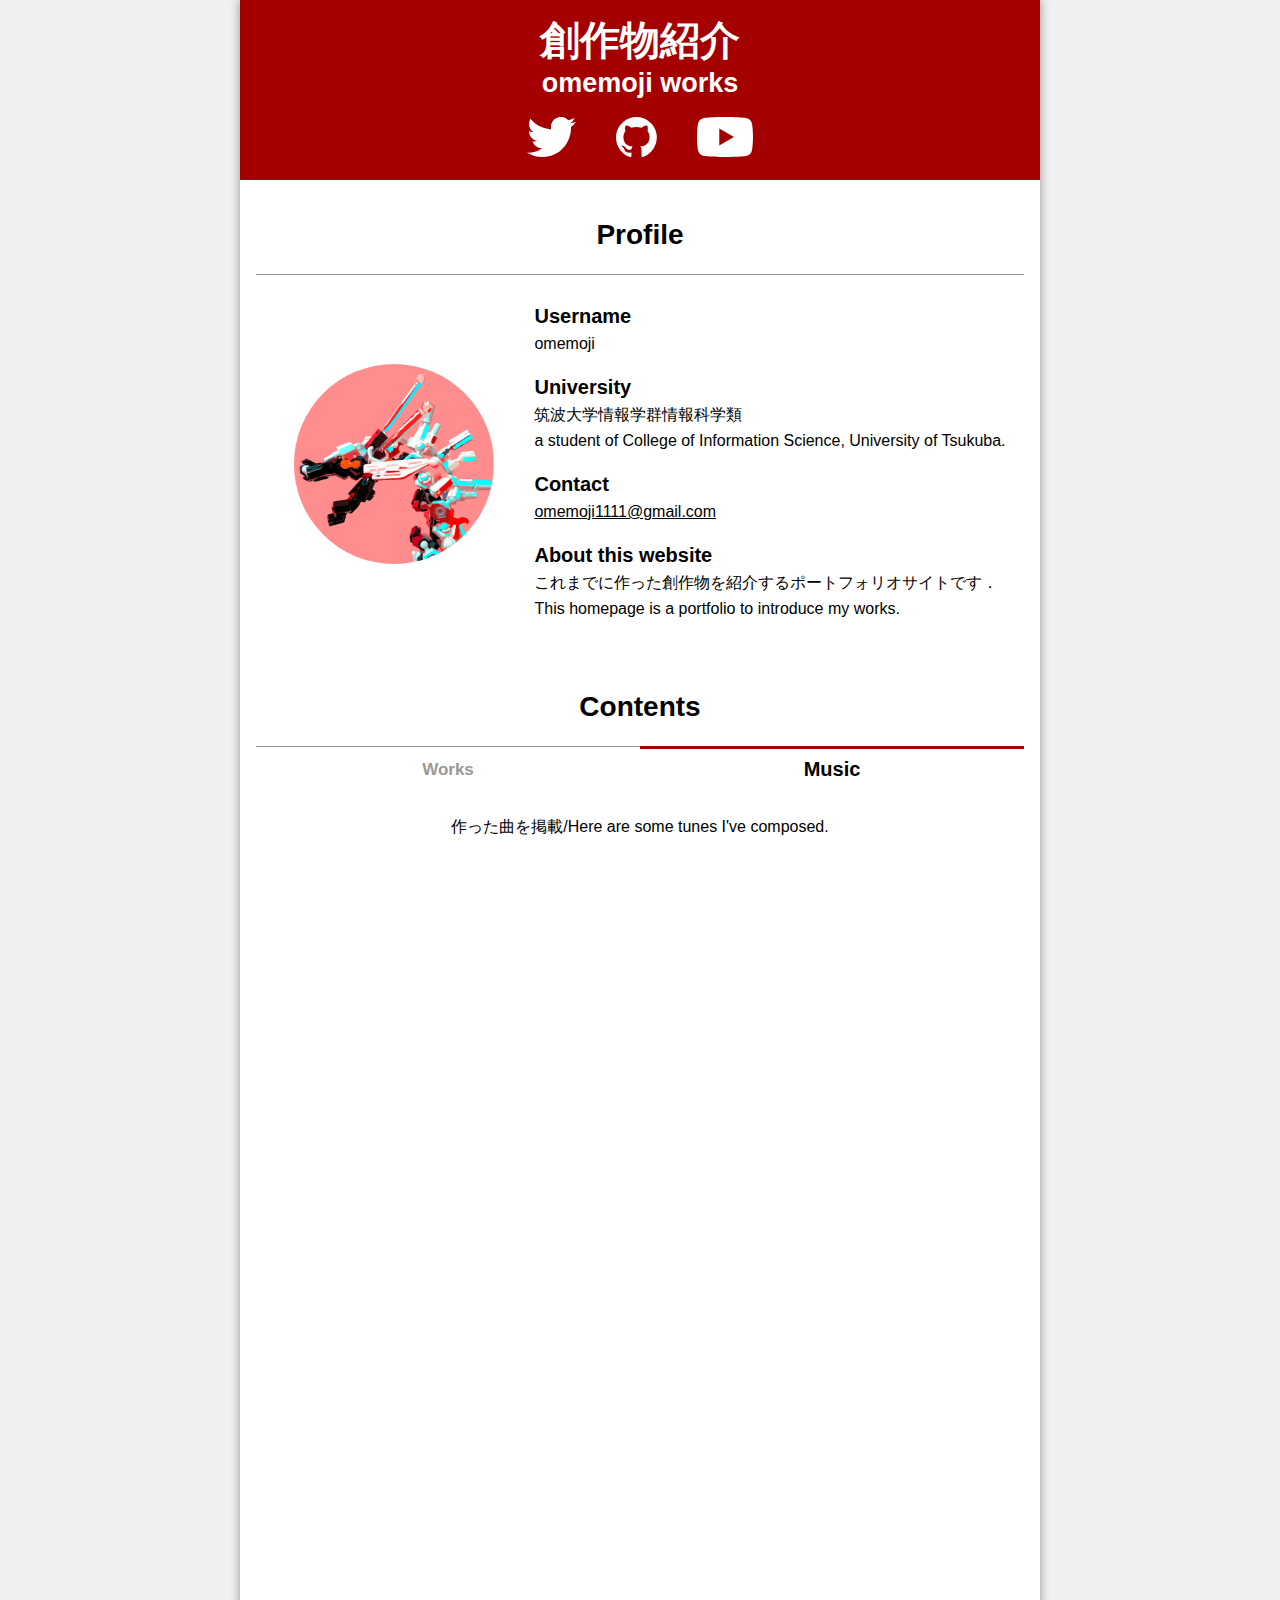
<file: music.html>
<!DOCTYPE html>
<html lang="ja">

<head>
    <title>創作物紹介</title>
    <meta charset="UTF-8">
    <meta content="omemojiのホームページ" name="description">
    <meta property="og:title" content="創作物紹介" />
    <meta property="og:description" content="omemojiの創作物を紹介するポートフォリオサイト" />
    <meta property="og:type" content="website" />
    <meta property="og:url" content="https://omemoji.github.io/" />
    <meta property="og:image" content="assets/omemoji.png" />
    <meta property="og:site_name" content="創作物紹介" />
    <meta property="og:locale" content="ja_JP" />
    <meta name="twitter:card" content="Summary Card" />
    <meta name="twitter:site" content="@omemoji_itf" />
    <link rel="icon" href="assets/favicon.ico">
    <link rel="stylesheet" href="css/reset.css">
    <link rel="stylesheet" href="css/style.css">
</head>

<body>
    <header class="bg-color">
        <h1>
            創作物紹介
        </h1>
        <div class="sub">omemoji works</div>
        <nav class="bg-color">
            <ul class=logos>
                <li>
                    <a rel="noreferrer noopener" target="_blank" href="https://twitter.com/omemoji_itf"><img src="assets/Twitter_Logo_WhiteOnImage.svg" alt="twitter"></a>
                </li>

                <li>
                    <a rel="noreferrer noopener" target="_blank" href="https://github.com/Omemoji"><img src="assets/GitHub-Mark.svg" alt="github"></a>
                </li>
                <li>
                    <a rel="noreferrer noopener" target="_blank" href="https://www.youtube.com/channel/UCe1R2Wcu50u9Nm_HkZO6llA"><img src="assets/yt_icon_mono_dark.svg" alt="youtube"></a>
                </li>
            </ul>
        </nav>
    </header>
    <article class="about">
        <h2>Profile</h2>
        <hr>
        <ul class=profile>
            <li class="myicon_Li">
                <img src="assets/omemoji.png" alt="omemoji_icon" class="myicon">
            </li>
            <li class="aboutme">
                <ul>
                    <li>
                        <h3>Username</h3>
                        <p>omemoji</p>
                    </li>
                    <li>
                        <h3>University</h3>
                        <p>筑波大学情報学群情報科学類</p>
                        <p>a student of College of Information Science, University of Tsukuba.</p>
                    </li>
                    <li>
                        <h3>Contact</h3>
                        <p>
                            <a href="mailto:omemoji1111@gmail.com" style="color: #000;">omemoji1111@gmail.com</a>
                        </p>
                    </li>
                    <li>
                        <h3>About this website</h3>
                        <p>これまでに作った創作物を紹介するポートフォリオサイトです．</p>
                        <p>This homepage is a portfolio to introduce my works.</p>
                    </li>
                </ul>
            </li>
        </ul>
    </article>

    <article class="contents" id="contents">
        <h2>Contents</h2>
        <div class="contents_list">
            <ul>
                <li>
                    <hr>
                    <h3><a href="/#contents">Works</a></h3>
                </li>
                <li class="main">
                    <hr class="bg-color">
                    <h3>Music</h3>
                </li>
            </ul>
        </div>
        <p style="text-align: center;">作った曲を掲載/Here are some tunes I've composed.</p>
        <ul class="tunes">
            <li>
                <iframe width="876" height="493" src="https://www.youtube.com/embed/VEv3gXHtpQ4" title="YouTube video player" allow="accelerometer; autoplay; clipboard-write; encrypted-media; gyroscope; picture-in-picture" allowfullscreen></iframe>
            </li>

            <li>
                <iframe width="876" height="493" src="https://www.youtube.com/embed/Zw6DG8YcJGA" title="YouTube video player" allow="accelerometer; autoplay; clipboard-write; encrypted-media; gyroscope; picture-in-picture" allowfullscreen></iframe>
            </li>
        </ul>
    </article>
    <footer>
        © 2021 Takao Sosuke
    </footer>
</body>

</html>
</file>
<file: css/style.css>
html,
body {
    max-width: 800px;
    font-family: "Helvetica Neue", Helvetica, Arial, Roboto, "游ゴシック", "Yu Gothic", "游ゴシック体", "YuGothic", "ヒラギノ角ゴ Pro W3", "Hiragino Kaku Gothic Pro", "Meiryo UI", "メイリオ", Meiryo, sans-serif;
    color: #000000;
    background-color: #f0f0f0;
    margin: 0 auto;
    padding: 0;
    box-shadow: 0 0 10px 0px rgb(0 0 0 / 20%);
}

.bg-color {
    background-color: rgb(164, 0, 0);
}

h1 {
    padding: 20px 0 10px 0;
    font-size: 40px;
    color: #fff;
    text-align: center;
}

h2 {
    font-size: 28px;
    text-align: center;
    padding: 25px 15px;
}

h3 {
    font-size: 20px;
    margin: 10px;
}

h4 {
    font-size: 17px;
    margin: 5px 0;
}

p {
    margin: 10px 10px;
}

ul {
    list-style-type: none;
}

hr {
    border-top: 1px solid #999;
    margin: 0;
}

header {
    text-align: center;
    padding: 0px;
}

.sub {
    text-align: center;
    font-weight: bold;
    font-size: 27px;
    color: #fff;
}

nav {
    text-align: center;
}

.logos {
    display: flex;
    justify-content: center;
}

.logos li img {
    height: 40px;
    margin: 20px;
}

article {
    background-color: #ffffff;
    margin: 0px;
    padding: 16px;
}

.profile {
    padding: 20px 0;
    display: flex;
    justify-content: center;
    flex-wrap: wrap;
}

.myicon_Li {
    display: flex;
    justify-content: center;
    align-items: center;
    max-width: 200px;
    width: 100%;
    margin: 30px;
}

li .myicon {
    border-radius: 50%;
    max-width: 200px;
}

.aboutme {
    max-width: 500px;
    padding: 0;
}

.aboutme ul li {
    max-width: 500px;
    padding: 0 0 5px 0;
}

.contents {
    padding-top: 0;
}

.contents_list .main hr {
    border: none;
    height: 3px;
}

.contents_list h3 a {
    font-size: 17px;
    color: #999;
    text-decoration: none;
}

.contents_list .main h3 a {
    color: #000;
    text-decoration: none;
}

.contents_list {
    margin-bottom: 30px;
}

.contents_list ul {
    display: flex;
}

.contents_list ul li {
    width: 50%;
    text-align: center;
}

.container {
    display: flex;
    width: 100%;
    flex-wrap: wrap;
}

.container li {
    width: 33.3%;
    position: relative;
    height: auto;
}

.image li::before {
    content: "";
    display: block;
    padding-top: 100%;
}

.container li img {
    position: absolute;
    top: 0;
    left: 0;
    width: 100%;
    height: 100%;
    object-fit: cover;
}

.tunes li {
    width: 80%;
    position: relative;
    margin: 20px auto;
}

.tunes :before {
    content: "";
    display: block;
    padding-top: 56.25%;
}

.tunes iframe {
    position: absolute;
    top: 0;
    left: 0;
    width: 100%;
    height: 100%;
}

footer {
    height: 30px;
    background-color: #333;
    color: #ffffff;
    text-align: center;
    line-height: 30px;
}
</file>
